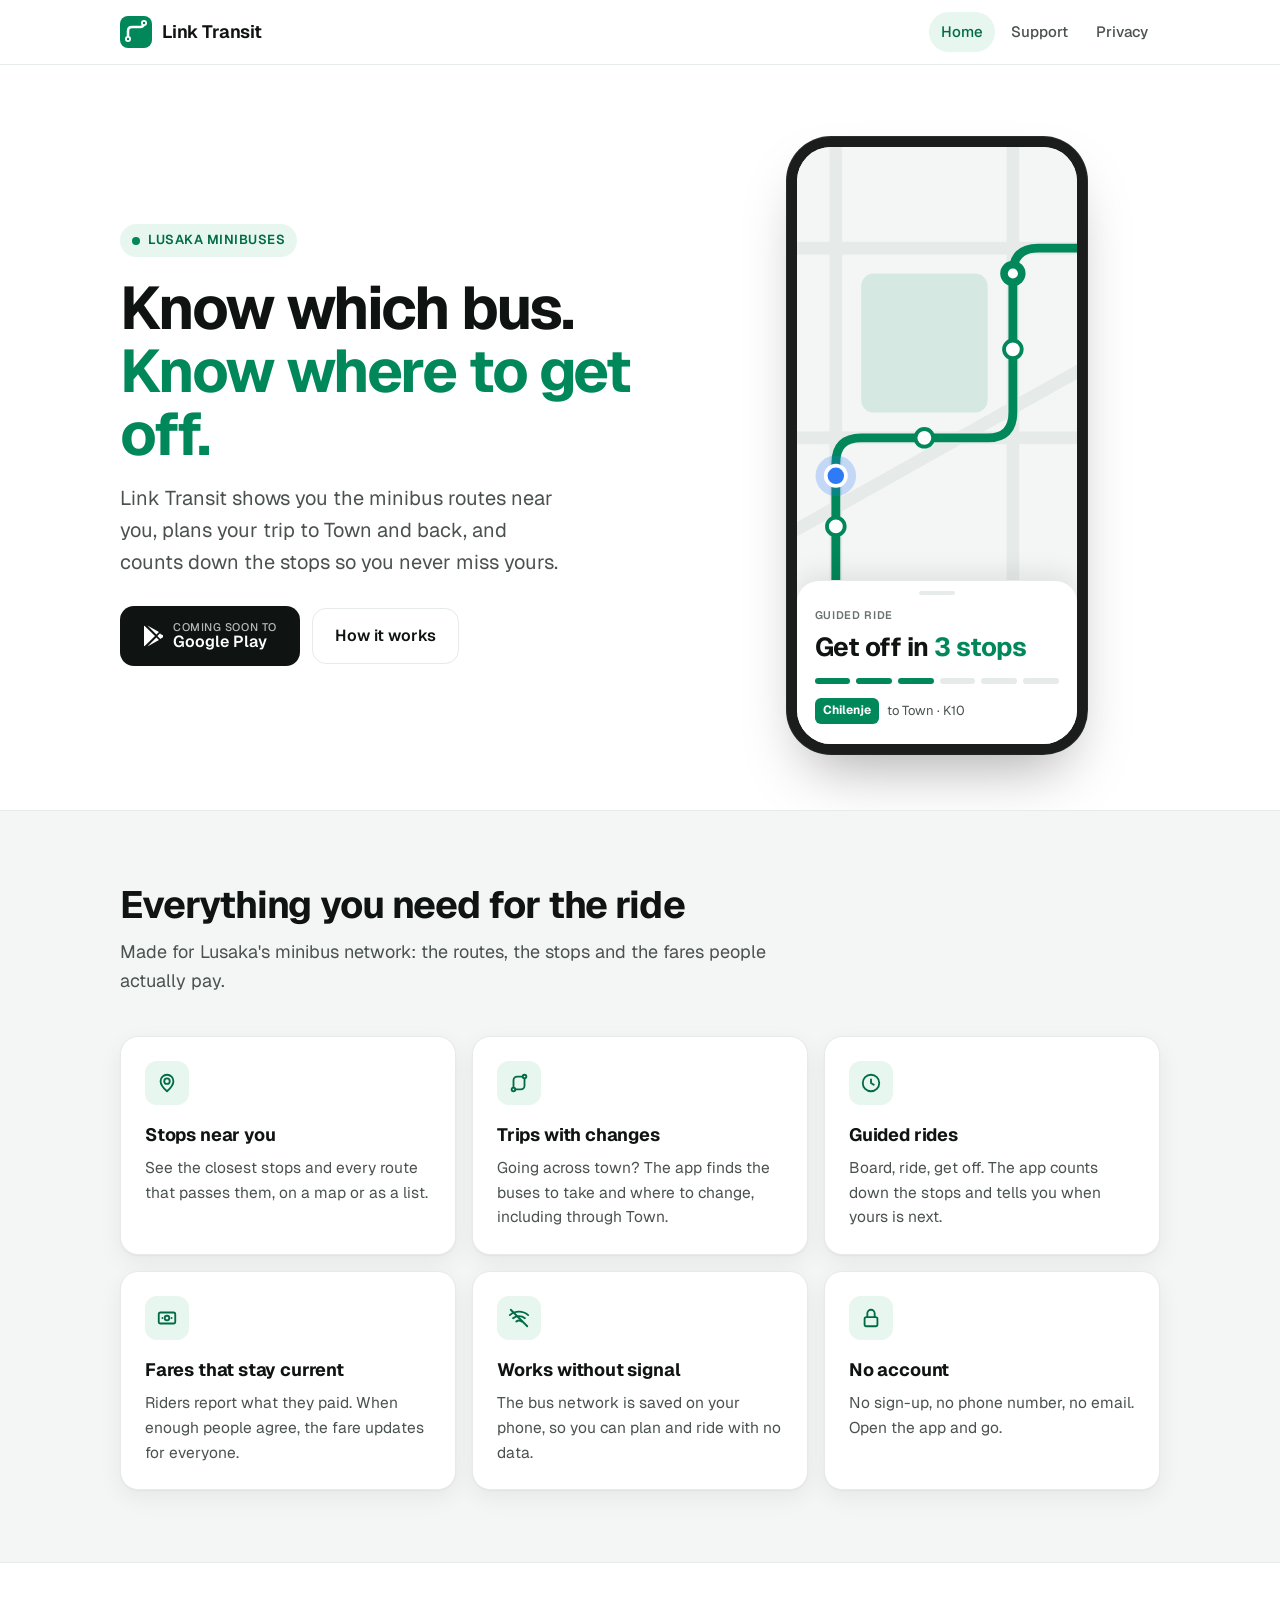
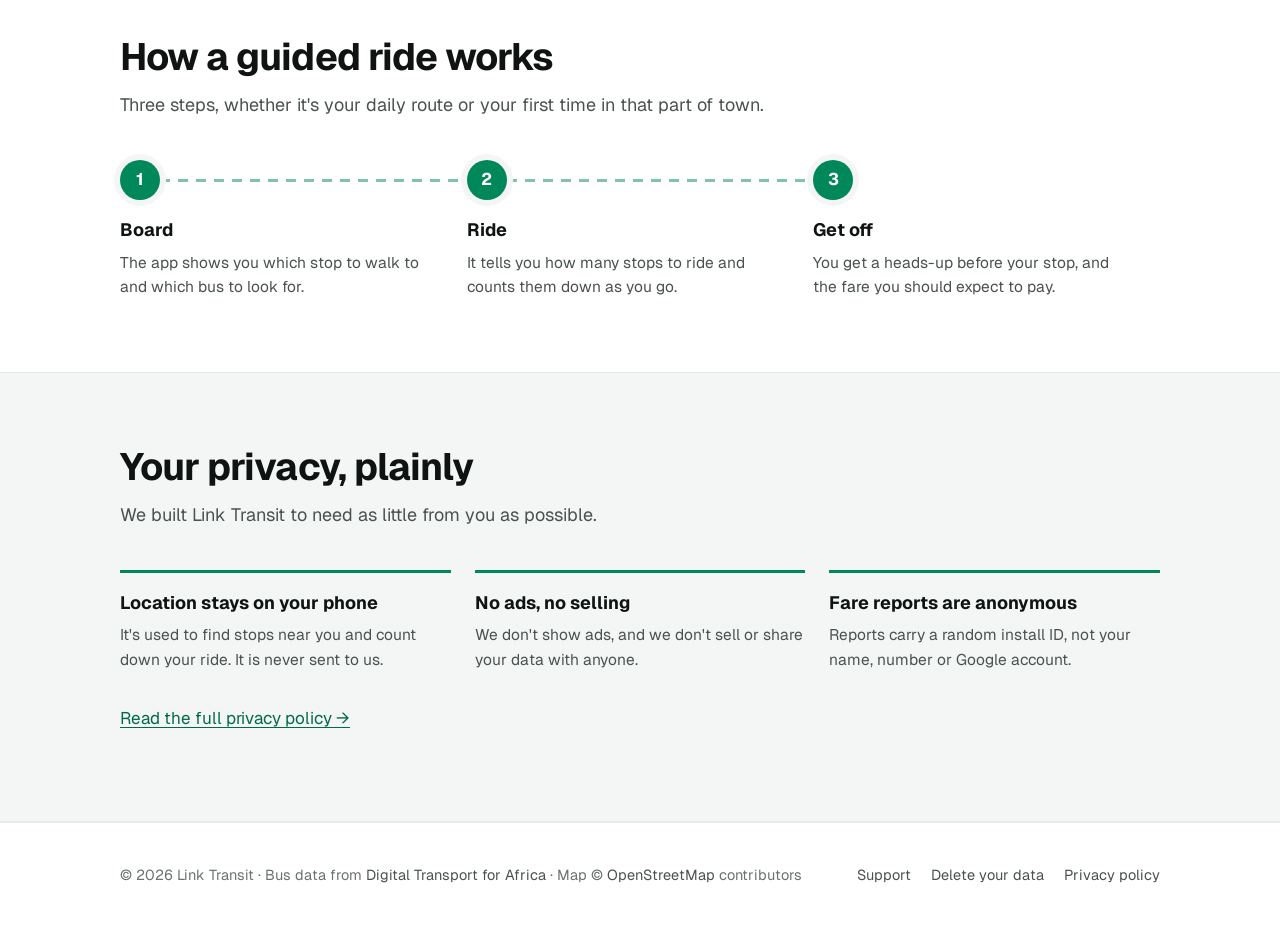
<file: index.html>
<!doctype html>
<html lang="en">
<head>
<meta charset="utf-8">
<meta name="viewport" content="width=device-width, initial-scale=1">
<title>Link Transit: minibuses in Lusaka</title>
<meta name="description" content="Find your minibus in Lusaka. Nearby stops, trip plans, guided rides that tell you when to get off, and fares kept up to date by riders.">
<meta name="theme-color" content="#00875A">
<meta property="og:title" content="Link Transit">
<meta property="og:description" content="Find your minibus in Lusaka. Know where to board, how many stops to ride and what to pay.">
<link rel="icon" href="favicon.svg" type="image/svg+xml">
<link rel="preconnect" href="https://fonts.googleapis.com">
<link rel="preconnect" href="https://fonts.gstatic.com" crossorigin>
<link href="https://fonts.googleapis.com/css2?family=Geist:wght@400;500;600;700&display=swap" rel="stylesheet">
<link rel="stylesheet" href="style.css">
</head>
<body>

<header class="site-header">
  <div class="wrap">
    <a class="brand" href="./" aria-label="Link Transit home">
      <svg viewBox="0 0 64 64" aria-hidden="true"><rect width="64" height="64" rx="16" fill="#00875A"/><path d="M16 46 L16 30 Q16 22 24 22 L40 22 Q48 22 48 14" fill="none" stroke="#fff" stroke-width="5" stroke-linecap="round" stroke-linejoin="round"/><circle cx="16" cy="46" r="6" fill="#fff"/><circle cx="16" cy="46" r="2.5" fill="#00875A"/><circle cx="48" cy="14" r="6" fill="#fff"/><circle cx="48" cy="14" r="2.5" fill="#00875A"/></svg>
      <span>Link Transit</span>
    </a>
    <nav class="nav" aria-label="Main">
      <a href="./" aria-current="page">Home</a>
      <a href="support.html">Support</a>
      <a href="privacy.html">Privacy</a>
    </nav>
  </div>
</header>

<main>
  <section class="hero">
    <div class="wrap">
      <div>
        <span class="eyebrow"><span class="pulse" aria-hidden="true"></span>Lusaka minibuses</span>
        <h1>Know which bus. <em>Know where to get off.</em></h1>
        <p class="lede">Link Transit shows you the minibus routes near you, plans your trip to Town and back, and counts down the stops so you never miss yours.</p>
        <div class="cta-row">
          <span class="btn btn-primary" aria-disabled="true">
            <svg width="20" height="22" viewBox="0 0 20 22" aria-hidden="true"><path fill="currentColor" d="M1 1.3v19.4c0 .4.4.6.7.4L12 11 1.7.9C1.4.7 1 .9 1 1.3Zm12.4 8.3 2.6-2.6L4.4.4l9 9.2Zm0 2.8-9 9.2L16 15l-2.6-2.6Zm3.9-4.4L14.4 11l2.9 2.9 3-1.7c.9-.5.9-1.4 0-1.9l-3-1.4Z"/></svg>
            <span><small>Coming soon to</small>Google Play</span>
          </span>
          <a class="btn btn-ghost" href="#how">How it works</a>
        </div>
      </div>

      <div class="phone" aria-label="The app guiding a ride: get off in 3 stops" role="img">
        <div class="screen">
          <div class="screen-map">
            <svg viewBox="0 0 280 360" preserveAspectRatio="xMidYMid slice" aria-hidden="true">
              <g stroke="var(--line)" stroke-width="10" fill="none" stroke-linecap="round">
                <path d="M-20 80 H300"/><path d="M-20 230 H300"/><path d="M60 -20 V400"/><path d="M200 -20 V400"/><path d="M-20 330 L300 150"/>
              </g>
              <rect x="80" y="100" width="100" height="110" rx="10" fill="color-mix(in srgb, var(--accent) 12%, transparent)"/>
              <path d="M60 360 V250 Q60 230 80 230 H180 Q200 230 200 210 V100 Q200 80 220 80 H300" fill="none" stroke="var(--accent)" stroke-width="7" stroke-linecap="round" stroke-linejoin="round"/>
              <g fill="var(--card)" stroke="var(--accent)" stroke-width="3">
                <circle cx="60" cy="300" r="7"/><circle cx="130" cy="230" r="7"/><circle cx="200" cy="160" r="7"/>
              </g>
              <circle cx="200" cy="100" r="10" fill="var(--accent)"/>
              <circle cx="200" cy="100" r="4" fill="var(--card)"/>
              <circle cx="60" cy="260" r="16" fill="color-mix(in srgb, var(--you) 25%, transparent)"/>
              <circle cx="60" cy="260" r="8" fill="var(--you)" stroke="#fff" stroke-width="3"/>
            </svg>
          </div>
          <div class="sheet">
            <div class="grab"></div>
            <div class="k">Guided ride</div>
            <div class="big">Get off in <b>3 stops</b></div>
            <div class="stops"><i></i><i></i><i></i><i class="todo"></i><i class="todo"></i><i class="todo"></i></div>
            <div class="chip-row"><span class="route-badge">Chilenje</span> to Town · K10</div>
          </div>
        </div>
      </div>
    </div>
  </section>

  <section class="alt">
    <div class="wrap">
      <h2>Everything you need for the ride</h2>
      <p class="section-lede">Made for Lusaka's minibus network: the routes, the stops and the fares people actually pay.</p>
      <div class="features">
        <article class="feature">
          <div class="icon"><svg viewBox="0 0 24 24" fill="none" stroke="currentColor" stroke-width="2" stroke-linecap="round" stroke-linejoin="round" aria-hidden="true"><circle cx="12" cy="10" r="3"/><path d="M12 21s-7-6.2-7-11a7 7 0 0 1 14 0c0 4.8-7 11-7 11Z"/></svg></div>
          <h3>Stops near you</h3>
          <p>See the closest stops and every route that passes them, on a map or as a list.</p>
        </article>
        <article class="feature">
          <div class="icon"><svg viewBox="0 0 24 24" fill="none" stroke="currentColor" stroke-width="2" stroke-linecap="round" stroke-linejoin="round" aria-hidden="true"><circle cx="6" cy="19" r="2"/><circle cx="18" cy="5" r="2"/><path d="M6 17V9a4 4 0 0 1 4-4h6"/><path d="M18 7v8a4 4 0 0 1-4 4H8"/></svg></div>
          <h3>Trips with changes</h3>
          <p>Going across town? The app finds the buses to take and where to change, including through Town.</p>
        </article>
        <article class="feature">
          <div class="icon"><svg viewBox="0 0 24 24" fill="none" stroke="currentColor" stroke-width="2" stroke-linecap="round" stroke-linejoin="round" aria-hidden="true"><path d="M12 8v4l3 2"/><circle cx="12" cy="12" r="9"/></svg></div>
          <h3>Guided rides</h3>
          <p>Board, ride, get off. The app counts down the stops and tells you when yours is next.</p>
        </article>
        <article class="feature">
          <div class="icon"><svg viewBox="0 0 24 24" fill="none" stroke="currentColor" stroke-width="2" stroke-linecap="round" stroke-linejoin="round" aria-hidden="true"><rect x="3" y="6" width="18" height="12" rx="2"/><circle cx="12" cy="12" r="2.5"/><path d="M7 12h.01M17 12h.01"/></svg></div>
          <h3>Fares that stay current</h3>
          <p>Riders report what they paid. When enough people agree, the fare updates for everyone.</p>
        </article>
        <article class="feature">
          <div class="icon"><svg viewBox="0 0 24 24" fill="none" stroke="currentColor" stroke-width="2" stroke-linecap="round" stroke-linejoin="round" aria-hidden="true"><path d="M2 8.8a15 15 0 0 1 20 0"/><path d="M5.5 12.3a10 10 0 0 1 13 0"/><path d="M9 15.8a5 5 0 0 1 6 0"/><path d="M3 3l18 18"/></svg></div>
          <h3>Works without signal</h3>
          <p>The bus network is saved on your phone, so you can plan and ride with no data.</p>
        </article>
        <article class="feature">
          <div class="icon"><svg viewBox="0 0 24 24" fill="none" stroke="currentColor" stroke-width="2" stroke-linecap="round" stroke-linejoin="round" aria-hidden="true"><rect x="5" y="11" width="14" height="10" rx="2"/><path d="M8 11V7a4 4 0 0 1 8 0v4"/></svg></div>
          <h3>No account</h3>
          <p>No sign-up, no phone number, no email. Open the app and go.</p>
        </article>
      </div>
    </div>
  </section>

  <section id="how">
    <div class="wrap">
      <h2>How a guided ride works</h2>
      <p class="section-lede">Three steps, whether it's your daily route or your first time in that part of town.</p>
      <div class="steps">
        <div class="step"><h3>Board</h3><p>The app shows you which stop to walk to and which bus to look for.</p></div>
        <div class="step"><h3>Ride</h3><p>It tells you how many stops to ride and counts them down as you go.</p></div>
        <div class="step"><h3>Get off</h3><p>You get a heads-up before your stop, and the fare you should expect to pay.</p></div>
      </div>
    </div>
  </section>

  <section class="alt">
    <div class="wrap">
      <h2>Your privacy, plainly</h2>
      <p class="section-lede">We built Link Transit to need as little from you as possible.</p>
      <div class="promise">
        <div><h3>Location stays on your phone</h3><p>It's used to find stops near you and count down your ride. It is never sent to us.</p></div>
        <div><h3>No ads, no selling</h3><p>We don't show ads, and we don't sell or share your data with anyone.</p></div>
        <div><h3>Fare reports are anonymous</h3><p>Reports carry a random install ID, not your name, number or Google account.</p></div>
      </div>
      <p style="margin-top:32px"><a href="privacy.html">Read the full privacy policy →</a></p>
    </div>
  </section>
</main>

<footer class="site-footer">
  <div class="wrap">
    <p>© 2026 Link Transit · Bus data from <a href="https://www.digitaltransport4africa.org/" rel="noopener">Digital Transport for Africa</a> · Map © <a href="https://www.openstreetmap.org/copyright" rel="noopener">OpenStreetMap</a> contributors</p>
    <nav aria-label="Footer">
      <a href="support.html">Support</a>
      <a href="support.html#delete">Delete your data</a>
      <a href="privacy.html">Privacy policy</a>
    </nav>
  </div>
</footer>

</body>
</html>
</file>
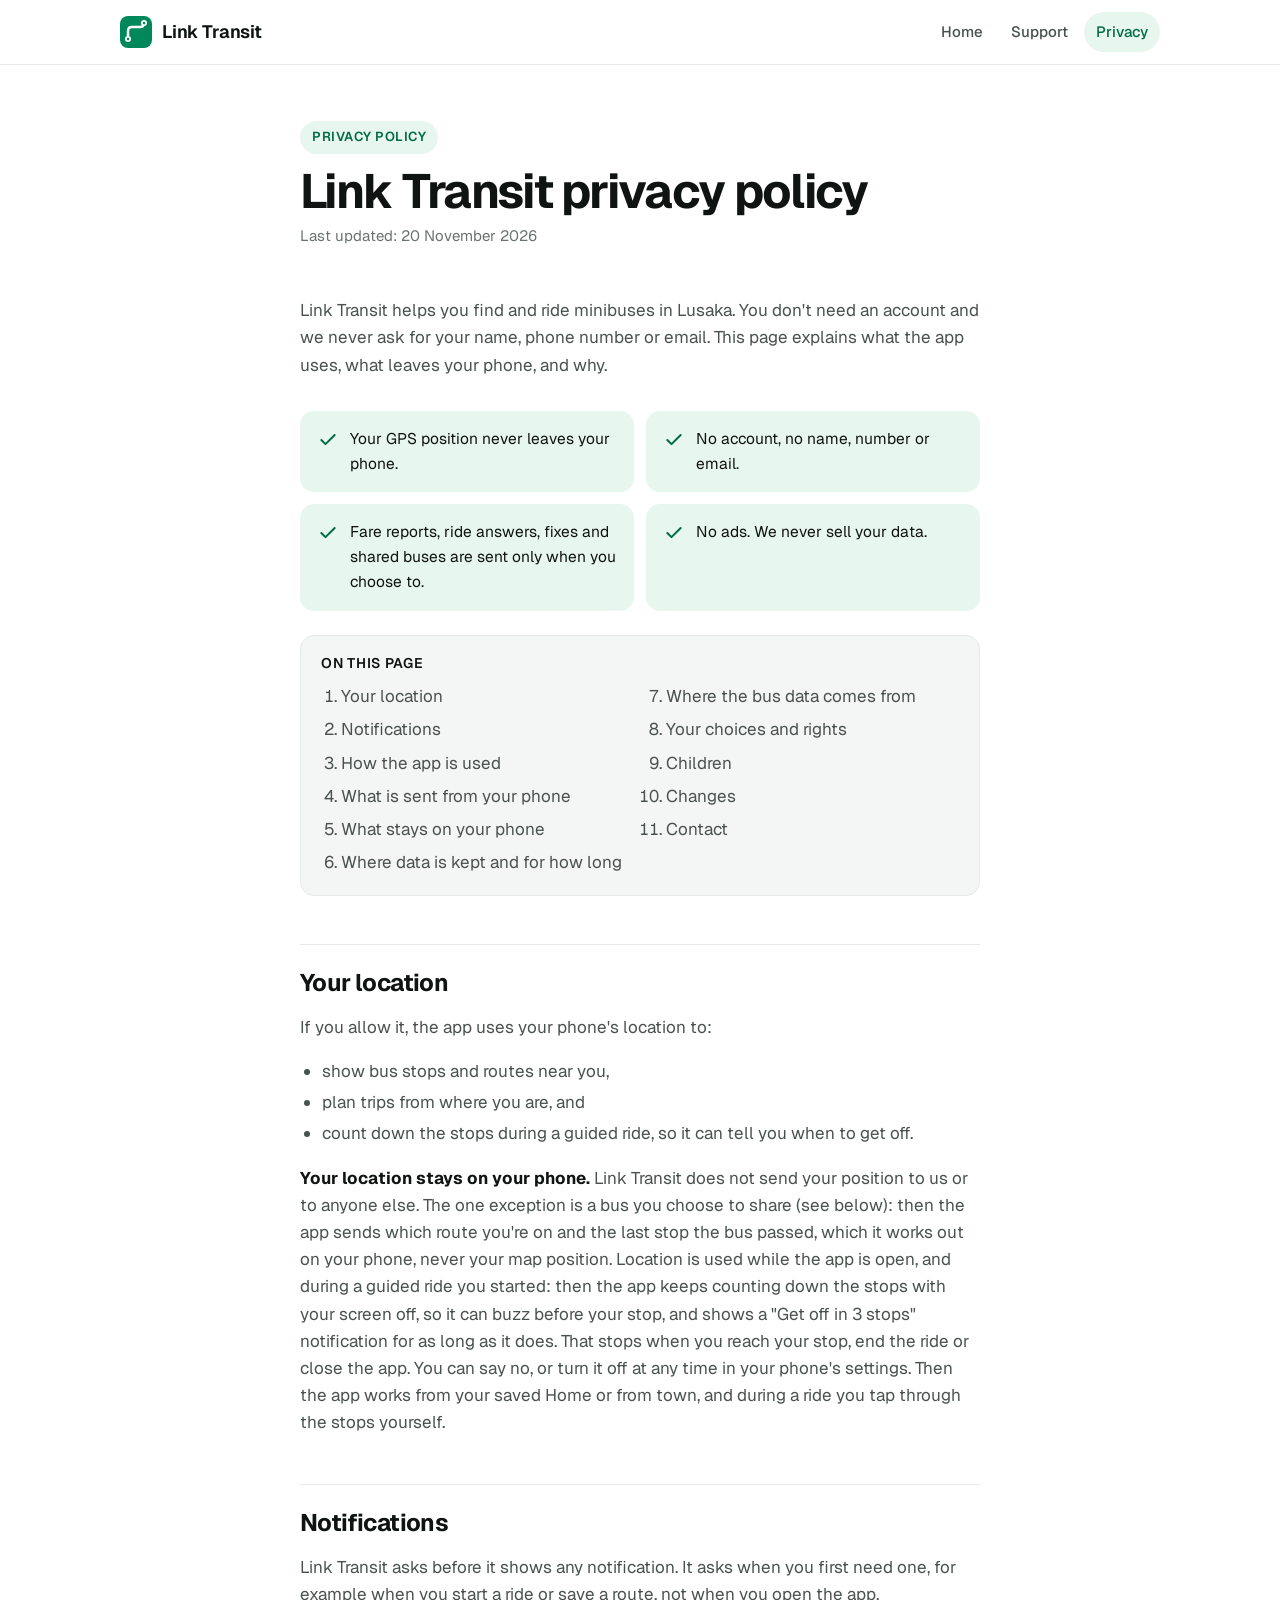
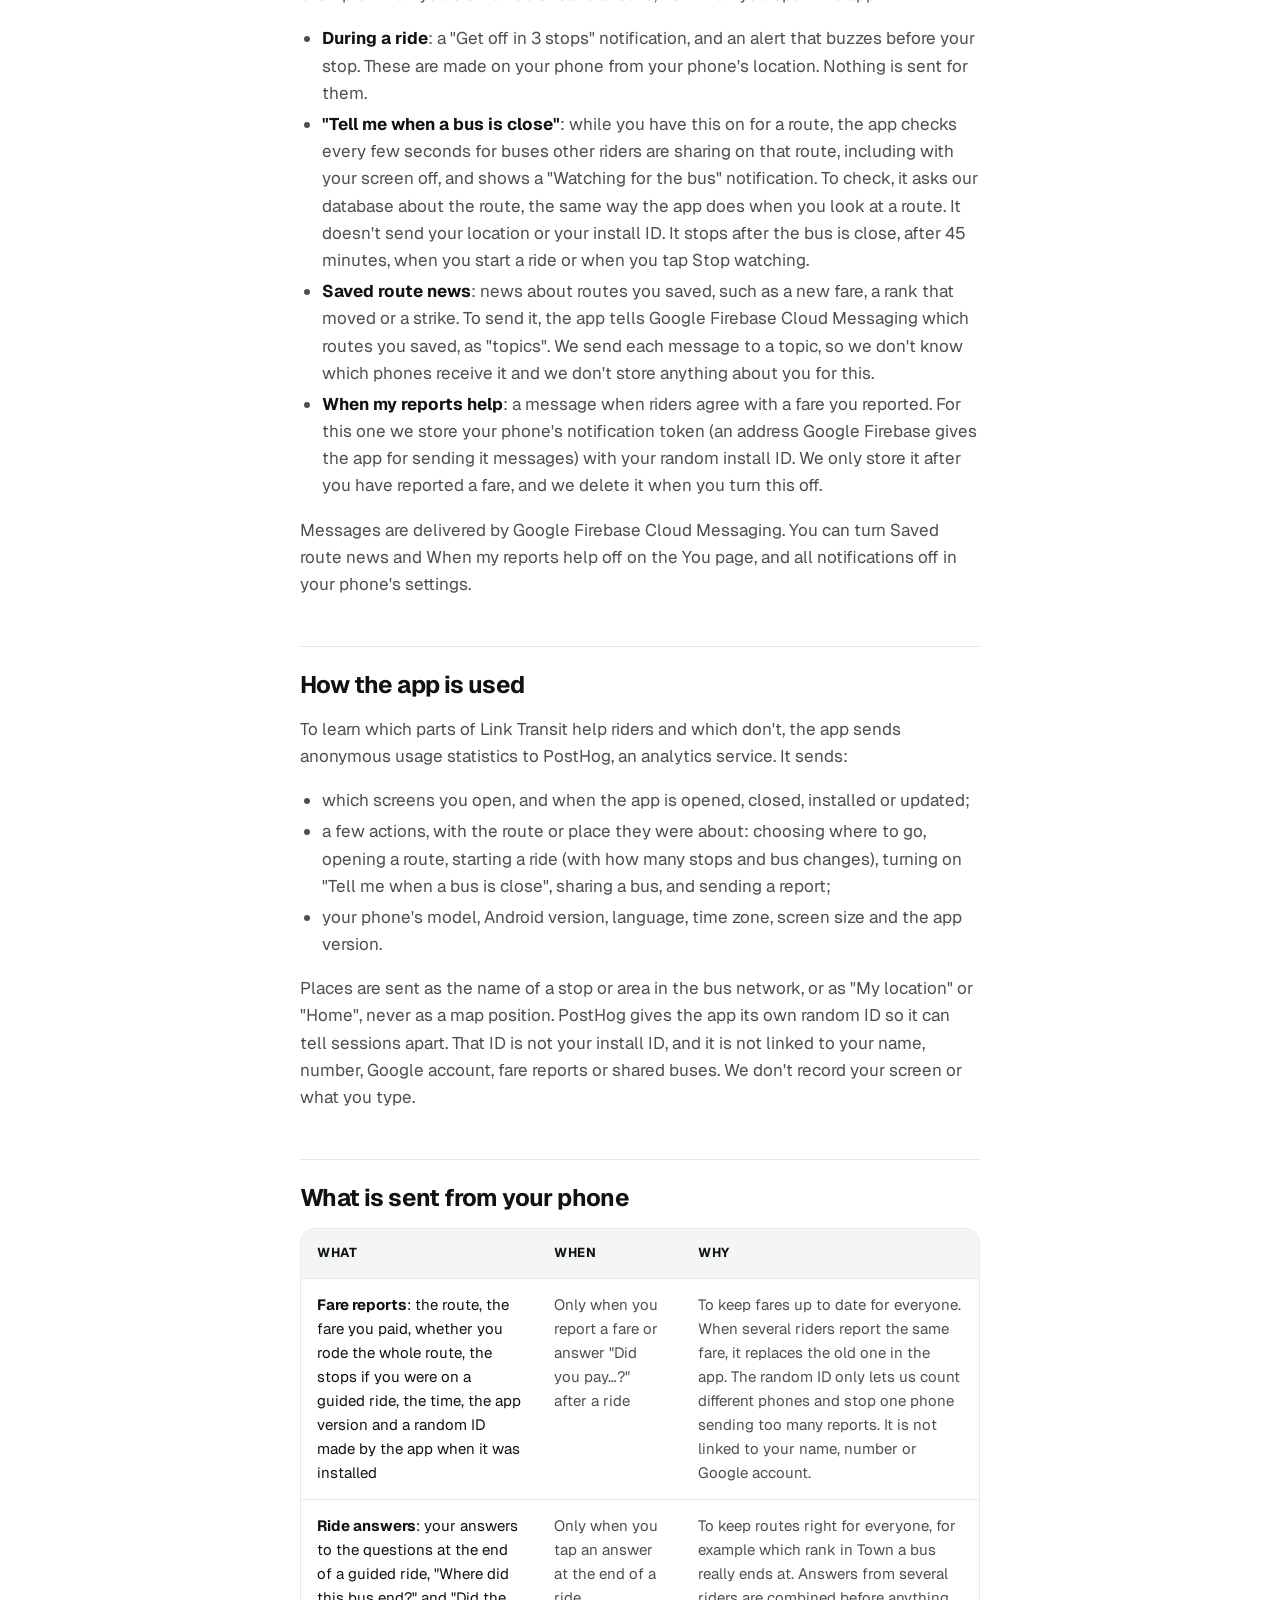
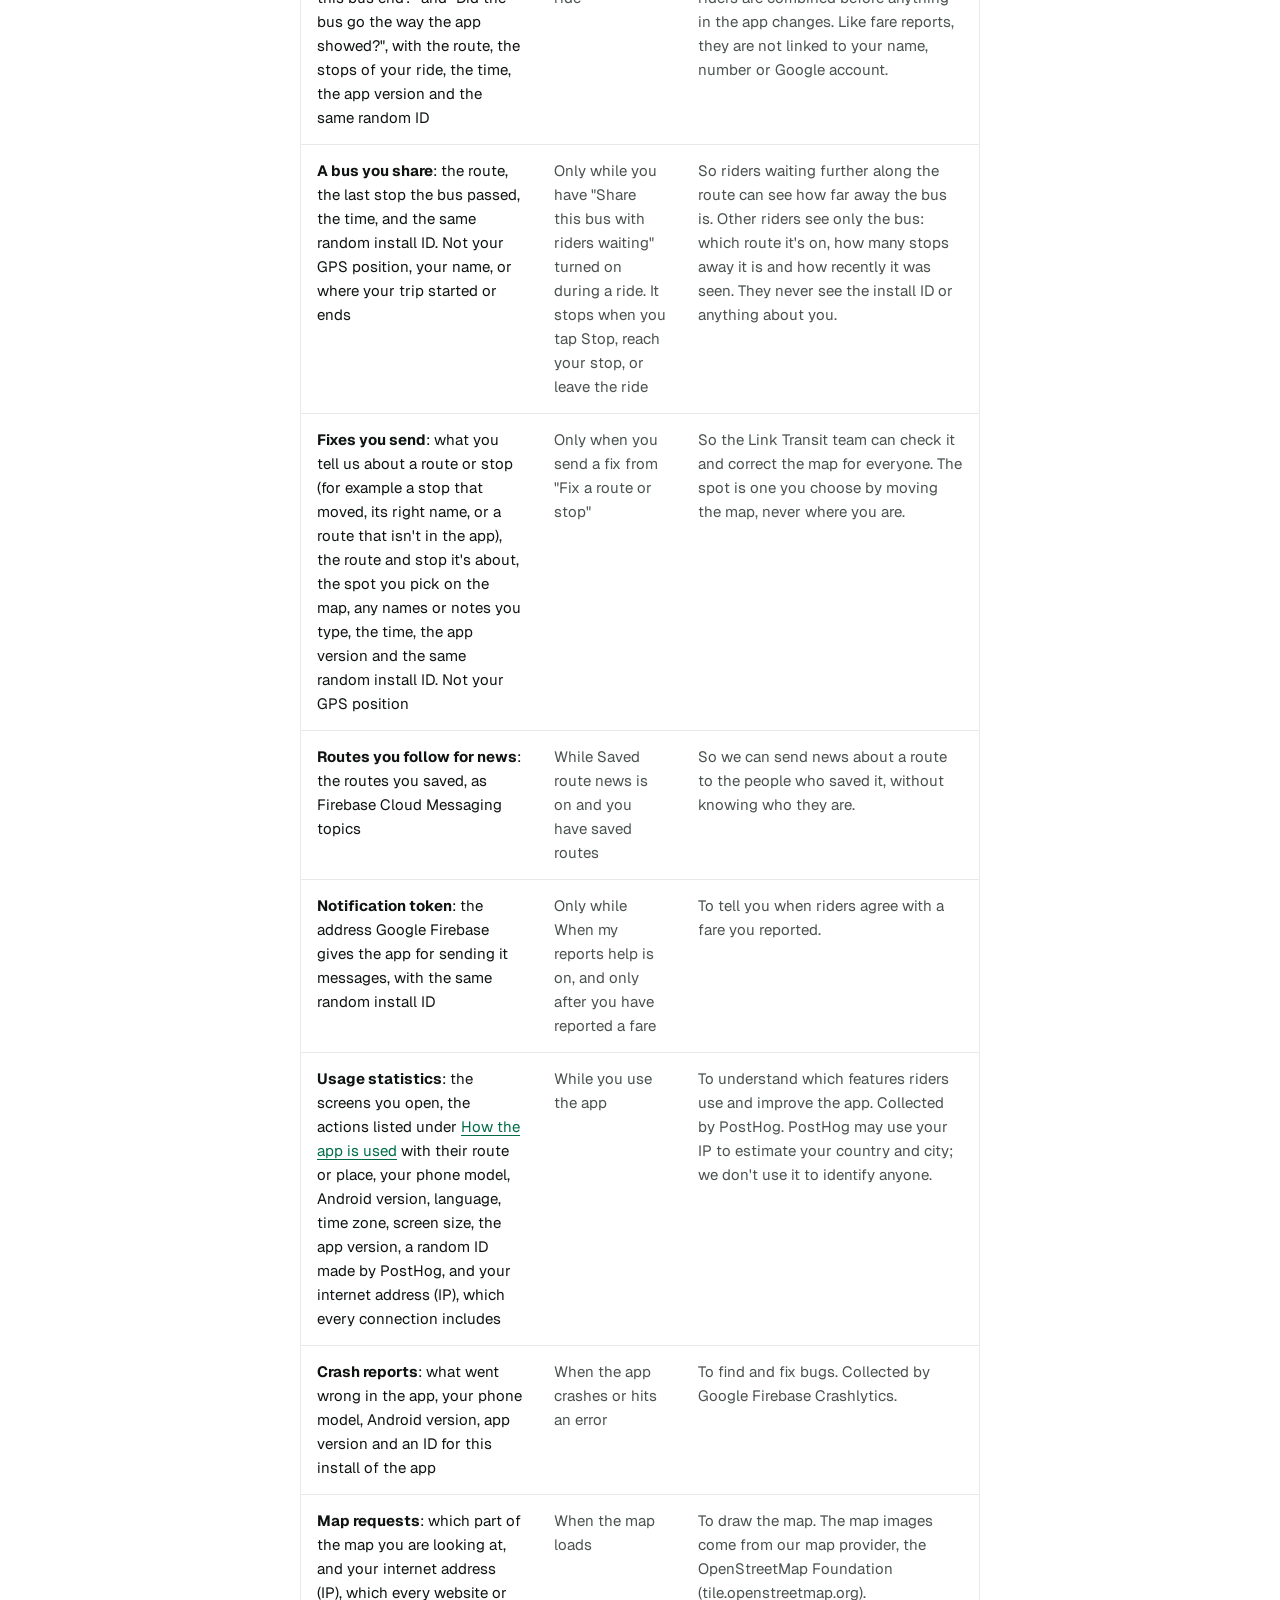
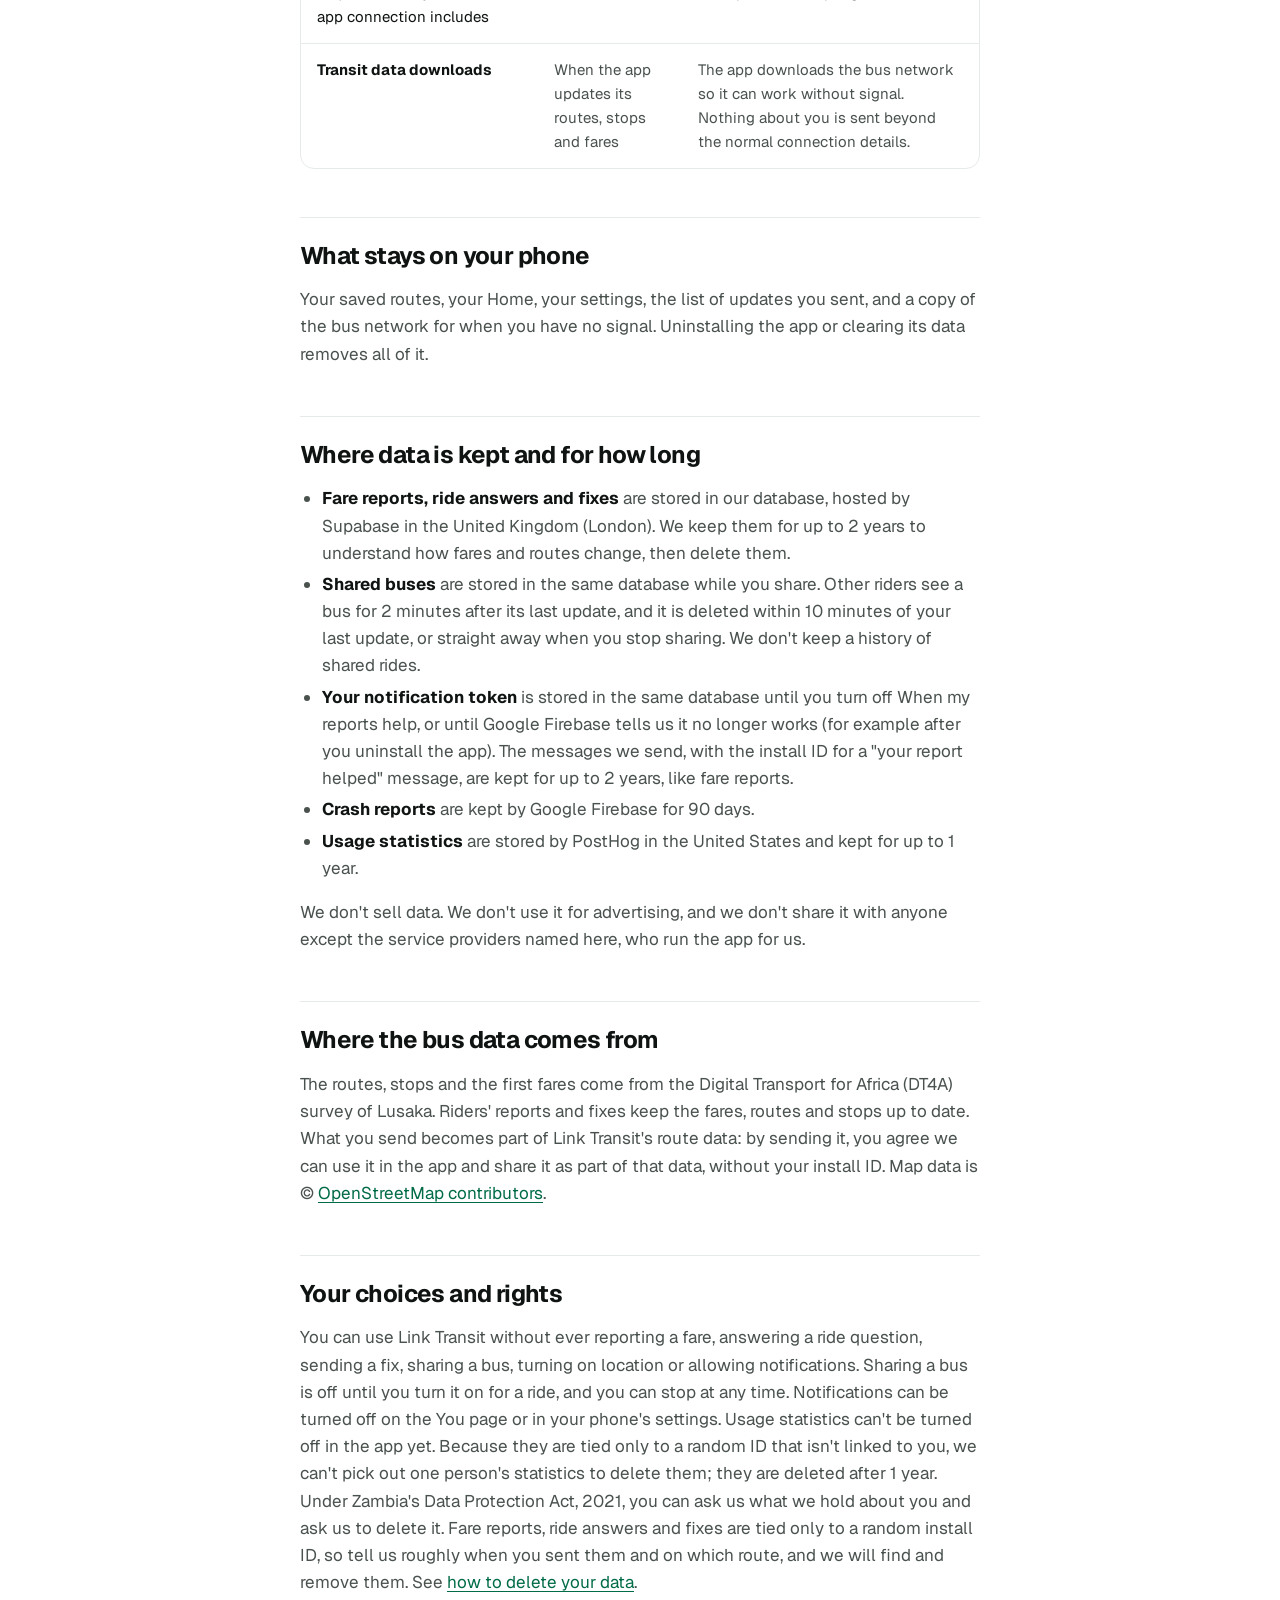
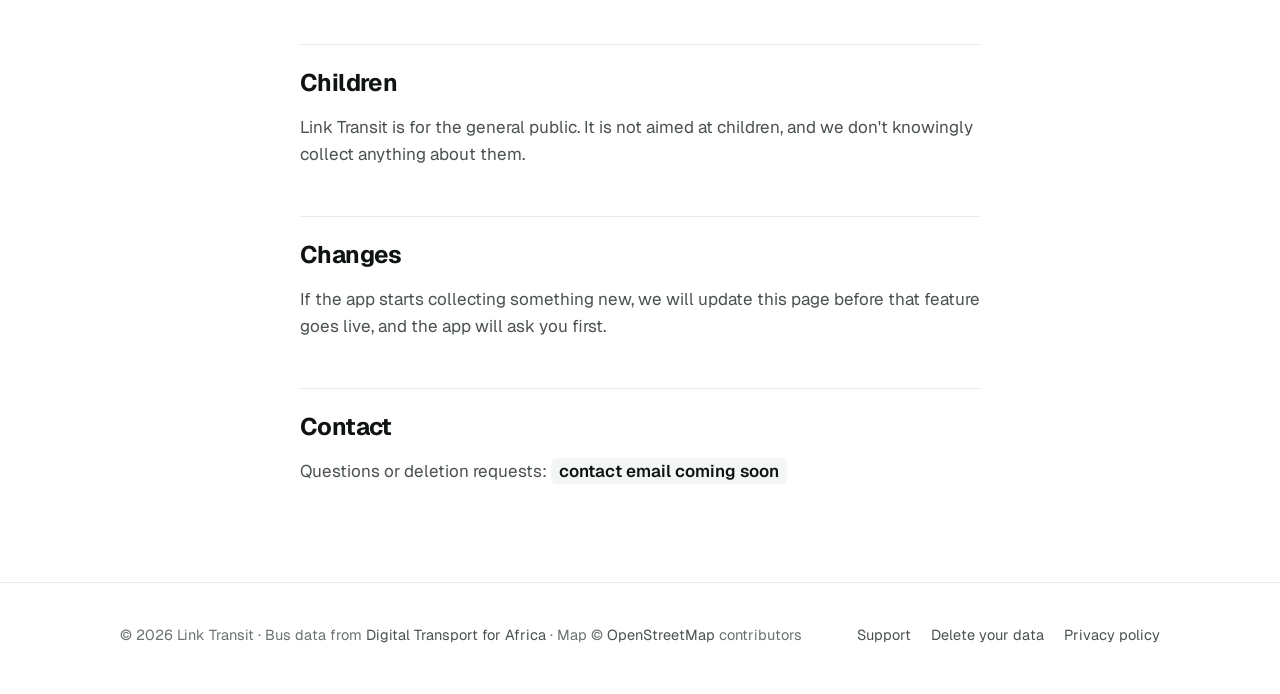
<file: privacy.html>
<!doctype html>
<html lang="en">
<head>
<meta charset="utf-8">
<meta name="viewport" content="width=device-width, initial-scale=1">
<title>Privacy Policy · Link Transit</title>
<meta name="description" content="What the Link Transit app uses, what leaves your phone, and why.">
<meta name="theme-color" content="#00875A">
<link rel="icon" href="favicon.svg" type="image/svg+xml">
<link rel="preconnect" href="https://fonts.googleapis.com">
<link rel="preconnect" href="https://fonts.gstatic.com" crossorigin>
<link href="https://fonts.googleapis.com/css2?family=Geist:wght@400;500;600;700&display=swap" rel="stylesheet">
<link rel="stylesheet" href="style.css">
</head>
<body>

<header class="site-header">
  <div class="wrap">
    <a class="brand" href="./" aria-label="Link Transit home">
      <svg viewBox="0 0 64 64" aria-hidden="true"><rect width="64" height="64" rx="16" fill="#00875A"/><path d="M16 46 L16 30 Q16 22 24 22 L40 22 Q48 22 48 14" fill="none" stroke="#fff" stroke-width="5" stroke-linecap="round" stroke-linejoin="round"/><circle cx="16" cy="46" r="6" fill="#fff"/><circle cx="16" cy="46" r="2.5" fill="#00875A"/><circle cx="48" cy="14" r="6" fill="#fff"/><circle cx="48" cy="14" r="2.5" fill="#00875A"/></svg>
      <span>Link Transit</span>
    </a>
    <nav class="nav" aria-label="Main">
      <a href="./">Home</a>
      <a href="support.html">Support</a>
      <a href="privacy.html" aria-current="page">Privacy</a>
    </nav>
  </div>
</header>

<main class="wrap narrow">
  <div class="doc-hero">
    <span class="eyebrow">Privacy policy</span>
    <h1>Link Transit privacy policy</h1>
    <p class="meta">Last updated: 20 November 2026</p>
  </div>

  <article class="doc">
    <p>Link Transit helps you find and ride minibuses in Lusaka. You don't need an account and we never ask for your name, phone number or email. This page explains what the app uses, what leaves your phone, and why.</p>

    <div class="summary" aria-label="Summary">
      <div><svg viewBox="0 0 24 24" fill="none" stroke="currentColor" stroke-width="2.4" stroke-linecap="round" stroke-linejoin="round" aria-hidden="true"><path d="M20 6 9 17l-5-5"/></svg><span>Your GPS position never leaves your phone.</span></div>
      <div><svg viewBox="0 0 24 24" fill="none" stroke="currentColor" stroke-width="2.4" stroke-linecap="round" stroke-linejoin="round" aria-hidden="true"><path d="M20 6 9 17l-5-5"/></svg><span>No account, no name, number or email.</span></div>
      <div><svg viewBox="0 0 24 24" fill="none" stroke="currentColor" stroke-width="2.4" stroke-linecap="round" stroke-linejoin="round" aria-hidden="true"><path d="M20 6 9 17l-5-5"/></svg><span>Fare reports, ride answers, fixes and shared buses are sent only when you choose to.</span></div>
      <div><svg viewBox="0 0 24 24" fill="none" stroke="currentColor" stroke-width="2.4" stroke-linecap="round" stroke-linejoin="round" aria-hidden="true"><path d="M20 6 9 17l-5-5"/></svg><span>No ads. We never sell your data.</span></div>
    </div>

    <nav class="toc" aria-label="On this page">
      <p>On this page</p>
      <ol>
        <li><a href="#location">Your location</a></li>
        <li><a href="#notifications">Notifications</a></li>
        <li><a href="#analytics">How the app is used</a></li>
        <li><a href="#sent">What is sent from your phone</a></li>
        <li><a href="#on-phone">What stays on your phone</a></li>
        <li><a href="#storage">Where data is kept and for how long</a></li>
        <li><a href="#sources">Where the bus data comes from</a></li>
        <li><a href="#rights">Your choices and rights</a></li>
        <li><a href="#children">Children</a></li>
        <li><a href="#changes">Changes</a></li>
        <li><a href="#contact">Contact</a></li>
      </ol>
    </nav>

    <h2 id="location">Your location</h2>
    <p>If you allow it, the app uses your phone's location to:</p>
    <ul>
      <li>show bus stops and routes near you,</li>
      <li>plan trips from where you are, and</li>
      <li>count down the stops during a guided ride, so it can tell you when to get off.</li>
    </ul>
    <p><strong>Your location stays on your phone.</strong> Link Transit does not send your position to us or to anyone else. The one exception is a bus you choose to share (see below): then the app sends which route you're on and the last stop the bus passed, which it works out on your phone, never your map position. Location is used while the app is open, and during a guided ride you started: then the app keeps counting down the stops with your screen off, so it can buzz before your stop, and shows a "Get off in 3 stops" notification for as long as it does. That stops when you reach your stop, end the ride or close the app. You can say no, or turn it off at any time in your phone's settings. Then the app works from your saved Home or from town, and during a ride you tap through the stops yourself.</p>

    <h2 id="notifications">Notifications</h2>
    <p>Link Transit asks before it shows any notification. It asks when you first need one, for example when you start a ride or save a route, not when you open the app.</p>
    <ul>
      <li><strong>During a ride</strong>: a "Get off in 3 stops" notification, and an alert that buzzes before your stop. These are made on your phone from your phone's location. Nothing is sent for them.</li>
      <li><strong>"Tell me when a bus is close"</strong>: while you have this on for a route, the app checks every few seconds for buses other riders are sharing on that route, including with your screen off, and shows a "Watching for the bus" notification. To check, it asks our database about the route, the same way the app does when you look at a route. It doesn't send your location or your install ID. It stops after the bus is close, after 45 minutes, when you start a ride or when you tap Stop watching.</li>
      <li><strong>Saved route news</strong>: news about routes you saved, such as a new fare, a rank that moved or a strike. To send it, the app tells Google Firebase Cloud Messaging which routes you saved, as "topics". We send each message to a topic, so we don't know which phones receive it and we don't store anything about you for this.</li>
      <li><strong>When my reports help</strong>: a message when riders agree with a fare you reported. For this one we store your phone's notification token (an address Google Firebase gives the app for sending it messages) with your random install ID. We only store it after you have reported a fare, and we delete it when you turn this off.</li>
    </ul>
    <p>Messages are delivered by Google Firebase Cloud Messaging. You can turn Saved route news and When my reports help off on the You page, and all notifications off in your phone's settings.</p>

    <h2 id="analytics">How the app is used</h2>
    <p>To learn which parts of Link Transit help riders and which don't, the app sends anonymous usage statistics to PostHog, an analytics service. It sends:</p>
    <ul>
      <li>which screens you open, and when the app is opened, closed, installed or updated;</li>
      <li>a few actions, with the route or place they were about: choosing where to go, opening a route, starting a ride (with how many stops and bus changes), turning on "Tell me when a bus is close", sharing a bus, and sending a report;</li>
      <li>your phone's model, Android version, language, time zone, screen size and the app version.</li>
    </ul>
    <p>Places are sent as the name of a stop or area in the bus network, or as "My location" or "Home", never as a map position. PostHog gives the app its own random ID so it can tell sessions apart. That ID is not your install ID, and it is not linked to your name, number, Google account, fare reports or shared buses. We don't record your screen or what you type.</p>

    <h2 id="sent">What is sent from your phone</h2>
    <div class="table-wrap">
      <table>
        <thead><tr><th>What</th><th>When</th><th>Why</th></tr></thead>
        <tbody>
          <tr>
            <td><strong>Fare reports</strong>: the route, the fare you paid, whether you rode the whole route, the stops if you were on a guided ride, the time, the app version and a random ID made by the app when it was installed</td>
            <td>Only when you report a fare or answer "Did you pay…?" after a ride</td>
            <td>To keep fares up to date for everyone. When several riders report the same fare, it replaces the old one in the app. The random ID only lets us count different phones and stop one phone sending too many reports. It is not linked to your name, number or Google account.</td>
          </tr>
          <tr>
            <td><strong>Ride answers</strong>: your answers to the questions at the end of a guided ride, "Where did this bus end?" and "Did the bus go the way the app showed?", with the route, the stops of your ride, the time, the app version and the same random ID</td>
            <td>Only when you tap an answer at the end of a ride</td>
            <td>To keep routes right for everyone, for example which rank in Town a bus really ends at. Answers from several riders are combined before anything in the app changes. Like fare reports, they are not linked to your name, number or Google account.</td>
          </tr>
          <tr>
            <td><strong>A bus you share</strong>: the route, the last stop the bus passed, the time, and the same random install ID. Not your GPS position, your name, or where your trip started or ends</td>
            <td>Only while you have "Share this bus with riders waiting" turned on during a ride. It stops when you tap Stop, reach your stop, or leave the ride</td>
            <td>So riders waiting further along the route can see how far away the bus is. Other riders see only the bus: which route it's on, how many stops away it is and how recently it was seen. They never see the install ID or anything about you.</td>
          </tr>
          <tr>
            <td><strong>Fixes you send</strong>: what you tell us about a route or stop (for example a stop that moved, its right name, or a route that isn't in the app), the route and stop it's about, the spot you pick on the map, any names or notes you type, the time, the app version and the same random install ID. Not your GPS position</td>
            <td>Only when you send a fix from "Fix a route or stop"</td>
            <td>So the Link Transit team can check it and correct the map for everyone. The spot is one you choose by moving the map, never where you are.</td>
          </tr>
          <tr>
            <td><strong>Routes you follow for news</strong>: the routes you saved, as Firebase Cloud Messaging topics</td>
            <td>While Saved route news is on and you have saved routes</td>
            <td>So we can send news about a route to the people who saved it, without knowing who they are.</td>
          </tr>
          <tr>
            <td><strong>Notification token</strong>: the address Google Firebase gives the app for sending it messages, with the same random install ID</td>
            <td>Only while When my reports help is on, and only after you have reported a fare</td>
            <td>To tell you when riders agree with a fare you reported.</td>
          </tr>
          <tr>
            <td><strong>Usage statistics</strong>: the screens you open, the actions listed under <a href="#analytics">How the app is used</a> with their route or place, your phone model, Android version, language, time zone, screen size, the app version, a random ID made by PostHog, and your internet address (IP), which every connection includes</td>
            <td>While you use the app</td>
            <td>To understand which features riders use and improve the app. Collected by PostHog. PostHog may use your IP to estimate your country and city; we don't use it to identify anyone.</td>
          </tr>
          <tr>
            <td><strong>Crash reports</strong>: what went wrong in the app, your phone model, Android version, app version and an ID for this install of the app</td>
            <td>When the app crashes or hits an error</td>
            <td>To find and fix bugs. Collected by Google Firebase Crashlytics.</td>
          </tr>
          <tr>
            <td><strong>Map requests</strong>: which part of the map you are looking at, and your internet address (IP), which every website or app connection includes</td>
            <td>When the map loads</td>
            <td>To draw the map. The map images come from our map provider, the OpenStreetMap Foundation (tile.openstreetmap.org).</td>
          </tr>
          <tr>
            <td><strong>Transit data downloads</strong></td>
            <td>When the app updates its routes, stops and fares</td>
            <td>The app downloads the bus network so it can work without signal. Nothing about you is sent beyond the normal connection details.</td>
          </tr>
        </tbody>
      </table>
    </div>

    <h2 id="on-phone">What stays on your phone</h2>
    <p>Your saved routes, your Home, your settings, the list of updates you sent, and a copy of the bus network for when you have no signal. Uninstalling the app or clearing its data removes all of it.</p>

    <h2 id="storage">Where data is kept and for how long</h2>
    <ul>
      <li><strong>Fare reports, ride answers and fixes</strong> are stored in our database, hosted by Supabase in the United Kingdom (London). We keep them for up to 2 years to understand how fares and routes change, then delete them.</li>
      <li><strong>Shared buses</strong> are stored in the same database while you share. Other riders see a bus for 2 minutes after its last update, and it is deleted within 10 minutes of your last update, or straight away when you stop sharing. We don't keep a history of shared rides.</li>
      <li><strong>Your notification token</strong> is stored in the same database until you turn off When my reports help, or until Google Firebase tells us it no longer works (for example after you uninstall the app). The messages we send, with the install ID for a "your report helped" message, are kept for up to 2 years, like fare reports.</li>
      <li><strong>Crash reports</strong> are kept by Google Firebase for 90 days.</li>
      <li><strong>Usage statistics</strong> are stored by PostHog in the United States and kept for up to 1 year.</li>
    </ul>
    <p>We don't sell data. We don't use it for advertising, and we don't share it with anyone except the service providers named here, who run the app for us.</p>

    <h2 id="sources">Where the bus data comes from</h2>
    <p>The routes, stops and the first fares come from the Digital Transport for Africa (DT4A) survey of Lusaka. Riders' reports and fixes keep the fares, routes and stops up to date. What you send becomes part of Link Transit's route data: by sending it, you agree we can use it in the app and share it as part of that data, without your install ID. Map data is © <a href="https://www.openstreetmap.org/copyright" rel="noopener">OpenStreetMap contributors</a>.</p>

    <h2 id="rights">Your choices and rights</h2>
    <p>You can use Link Transit without ever reporting a fare, answering a ride question, sending a fix, sharing a bus, turning on location or allowing notifications. Sharing a bus is off until you turn it on for a ride, and you can stop at any time. Notifications can be turned off on the You page or in your phone's settings. Usage statistics can't be turned off in the app yet. Because they are tied only to a random ID that isn't linked to you, we can't pick out one person's statistics to delete them; they are deleted after 1 year. Under Zambia's Data Protection Act, 2021, you can ask us what we hold about you and ask us to delete it. Fare reports, ride answers and fixes are tied only to a random install ID, so tell us roughly when you sent them and on which route, and we will find and remove them. See <a href="support.html#delete">how to delete your data</a>.</p>

    <h2 id="children">Children</h2>
    <p>Link Transit is for the general public. It is not aimed at children, and we don't knowingly collect anything about them.</p>

    <h2 id="changes">Changes</h2>
    <p>If the app starts collecting something new, we will update this page before that feature goes live, and the app will ask you first.</p>

    <h2 id="contact">Contact</h2>
    <!-- CONTACT-EMAIL: replace the span below with <a href="mailto:you@example.com">you@example.com</a> -->
    <p>Questions or deletion requests: <span class="email-pending">contact email coming soon</span></p>
  </article>
</main>

<footer class="site-footer">
  <div class="wrap">
    <p>© 2026 Link Transit · Bus data from <a href="https://www.digitaltransport4africa.org/" rel="noopener">Digital Transport for Africa</a> · Map © <a href="https://www.openstreetmap.org/copyright" rel="noopener">OpenStreetMap</a> contributors</p>
    <nav aria-label="Footer">
      <a href="support.html">Support</a>
      <a href="support.html#delete">Delete your data</a>
      <a href="privacy.html">Privacy policy</a>
    </nav>
  </div>
</footer>

</body>
</html>
</file>
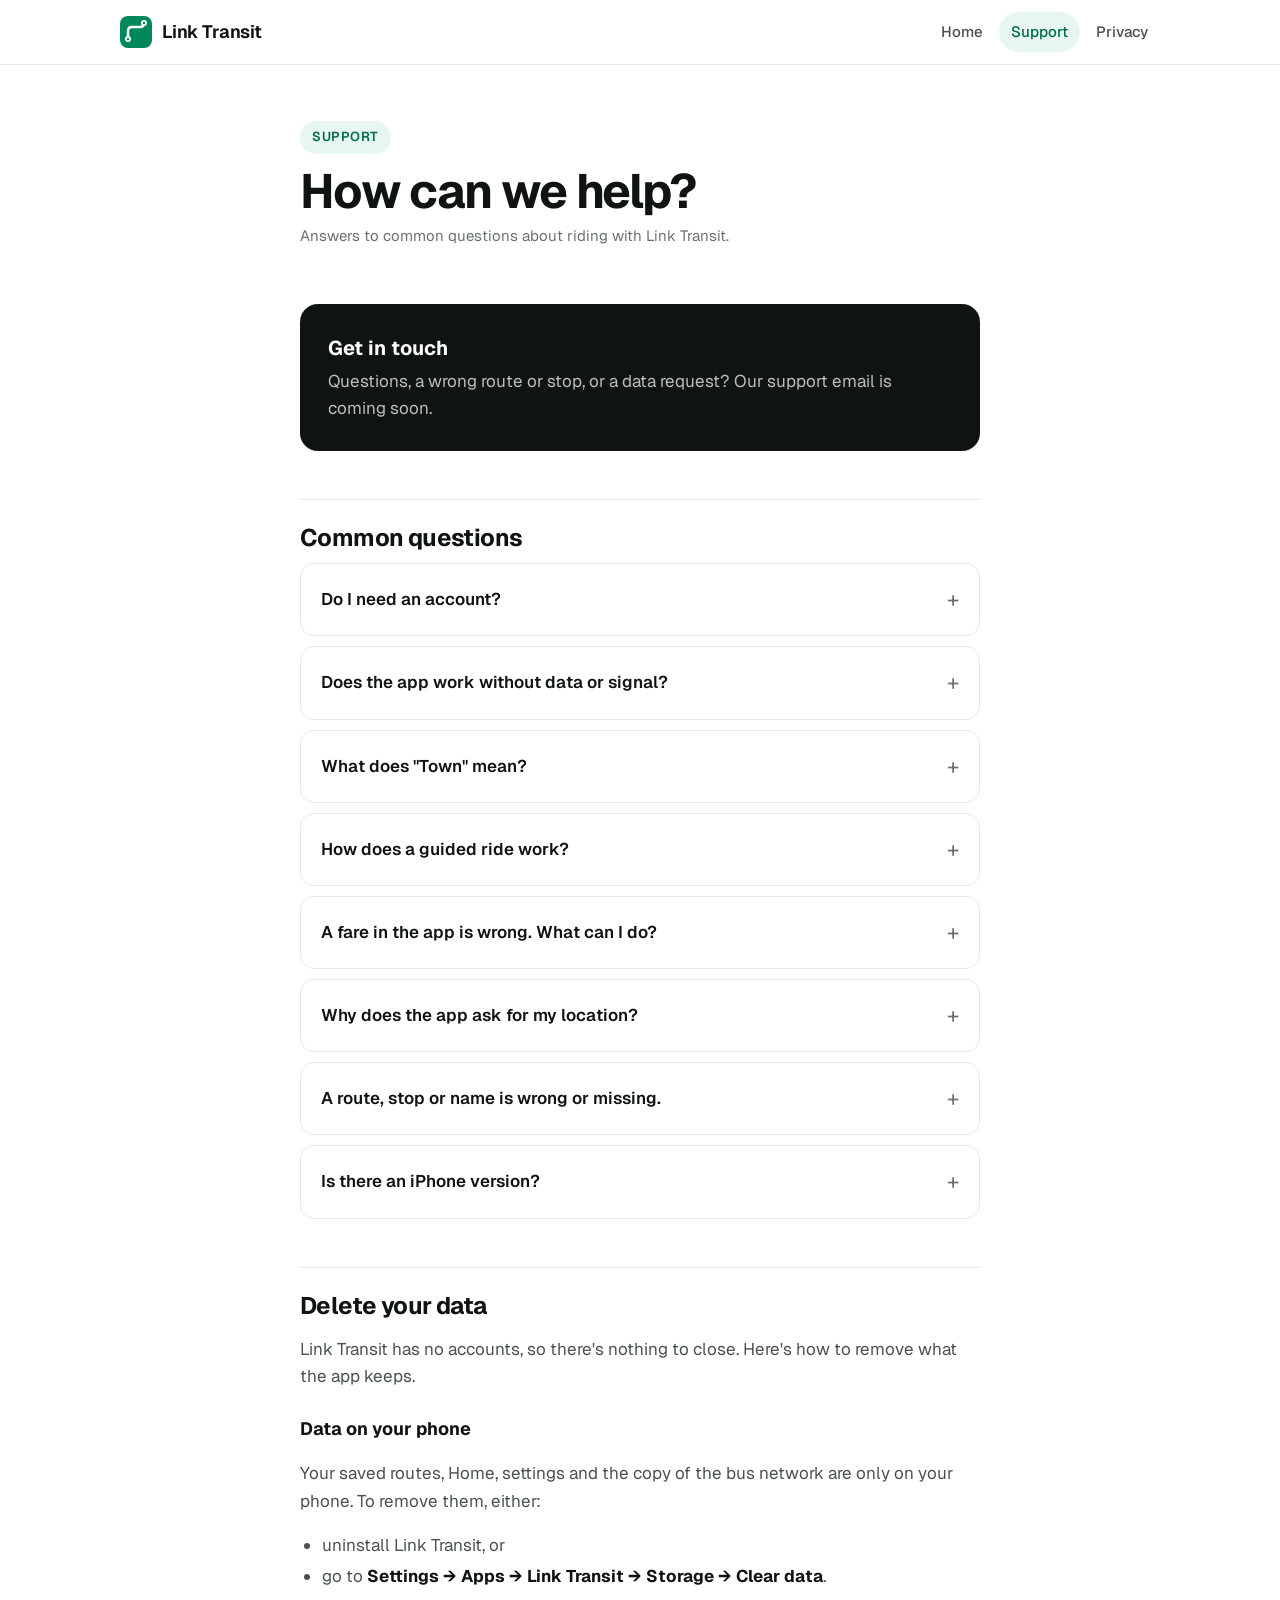
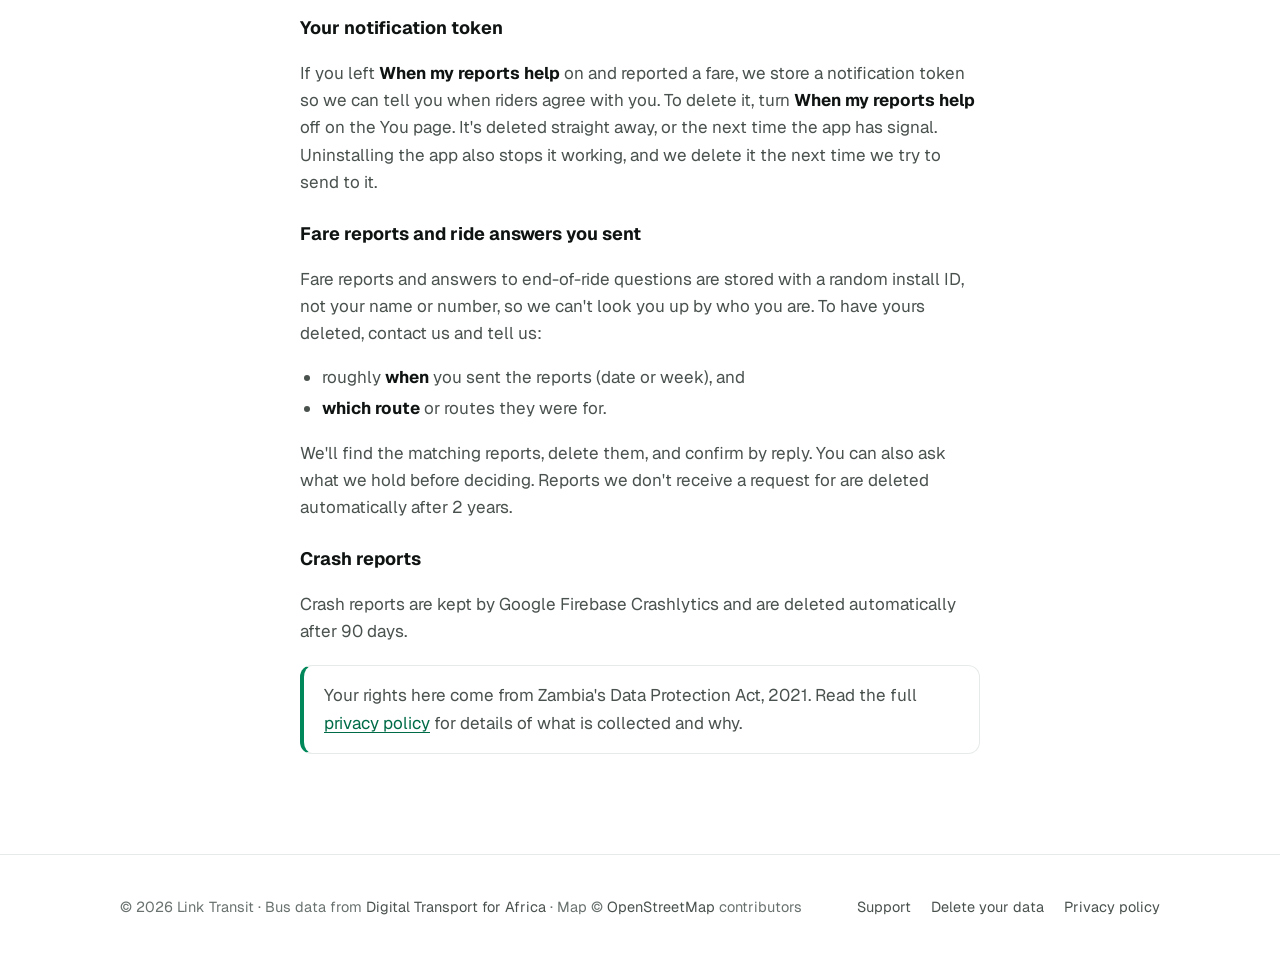
<file: support.html>
<!doctype html>
<html lang="en">
<head>
<meta charset="utf-8">
<meta name="viewport" content="width=device-width, initial-scale=1">
<title>Support · Link Transit</title>
<meta name="description" content="Help with the Link Transit app: common questions, wrong fares, and how to delete your data.">
<meta name="theme-color" content="#00875A">
<link rel="icon" href="favicon.svg" type="image/svg+xml">
<link rel="preconnect" href="https://fonts.googleapis.com">
<link rel="preconnect" href="https://fonts.gstatic.com" crossorigin>
<link href="https://fonts.googleapis.com/css2?family=Geist:wght@400;500;600;700&display=swap" rel="stylesheet">
<link rel="stylesheet" href="style.css">
</head>
<body>

<header class="site-header">
  <div class="wrap">
    <a class="brand" href="./" aria-label="Link Transit home">
      <svg viewBox="0 0 64 64" aria-hidden="true"><rect width="64" height="64" rx="16" fill="#00875A"/><path d="M16 46 L16 30 Q16 22 24 22 L40 22 Q48 22 48 14" fill="none" stroke="#fff" stroke-width="5" stroke-linecap="round" stroke-linejoin="round"/><circle cx="16" cy="46" r="6" fill="#fff"/><circle cx="16" cy="46" r="2.5" fill="#00875A"/><circle cx="48" cy="14" r="6" fill="#fff"/><circle cx="48" cy="14" r="2.5" fill="#00875A"/></svg>
      <span>Link Transit</span>
    </a>
    <nav class="nav" aria-label="Main">
      <a href="./">Home</a>
      <a href="support.html" aria-current="page">Support</a>
      <a href="privacy.html">Privacy</a>
    </nav>
  </div>
</header>

<main class="wrap narrow">
  <div class="doc-hero">
    <span class="eyebrow">Support</span>
    <h1>How can we help?</h1>
    <p class="meta">Answers to common questions about riding with Link Transit.</p>
  </div>

  <article class="doc">
    <div class="contact-card">
      <div class="grow">
        <h3>Get in touch</h3>
        <!-- CONTACT-EMAIL: replace this text with the support email address -->
        <p>Questions, a wrong route or stop, or a data request? Our support email is coming soon.</p>
      </div>
    </div>

    <h2 id="faq">Common questions</h2>
    <div class="faq">
      <details>
        <summary>Do I need an account?</summary>
        <p>No. There's no sign-up and the app never asks for your name, phone number or email. Open it and start planning.</p>
      </details>
      <details>
        <summary>Does the app work without data or signal?</summary>
        <p>Yes. The app saves a copy of the bus network on your phone, so you can find routes, plan trips and follow a guided ride without signal. The map background needs a connection to load, and fares refresh the next time you're online.</p>
      </details>
      <details>
        <summary>What does "Town" mean?</summary>
        <p>"Town" is the central bus ranks in the CBD: Kulima Tower, Millennium, Lumumba and City Market. When you plan a trip to Town, the app treats these as one place and picks the rank that fits your route best.</p>
      </details>
      <details>
        <summary>How does a guided ride work?</summary>
        <p>Pick a trip and tap to start. The app shows the stop to board at and the bus to look for, then counts down the stops as you ride and tells you when yours is next. If location is off, you can tap through the stops yourself.</p>
      </details>
      <details>
        <summary>A fare in the app is wrong. What can I do?</summary>
        <p>Report what you paid. After a guided ride the app asks "Did you pay…?", or you can report a fare from the route's page. When several riders report the same fare, it replaces the old one for everyone.</p>
      </details>
      <details>
        <summary>Why does the app ask for my location?</summary>
        <p>To show stops near you, plan from where you are, and count down your stops during a ride. Your location stays on your phone and is never sent to us. You can say no and use your saved Home or Town as a starting point instead. <a href="privacy.html#location">More on location</a>.</p>
      </details>
      <details>
        <summary>A route, stop or name is wrong or missing.</summary>
        <p>The network comes from the Digital Transport for Africa (DT4A) survey of Lusaka, and some things change after a survey. Let us know the route, the stop and what's different, and we'll fix it in the next data update.</p>
      </details>
      <details>
        <summary>Is there an iPhone version?</summary>
        <p>Not yet. Link Transit is coming to Android first, on Google Play.</p>
      </details>
    </div>

    <h2 id="delete">Delete your data</h2>
    <p>Link Transit has no accounts, so there's nothing to close. Here's how to remove what the app keeps.</p>

    <h3>Data on your phone</h3>
    <p>Your saved routes, Home, settings and the copy of the bus network are only on your phone. To remove them, either:</p>
    <ul>
      <li>uninstall Link Transit, or</li>
      <li>go to <strong>Settings → Apps → Link Transit → Storage → Clear data</strong>.</li>
    </ul>

    <h3>Your notification token</h3>
    <p>If you left <strong>When my reports help</strong> on and reported a fare, we store a notification token so we can tell you when riders agree with you. To delete it, turn <strong>When my reports help</strong> off on the You page. It's deleted straight away, or the next time the app has signal. Uninstalling the app also stops it working, and we delete it the next time we try to send to it.</p>

    <h3>Fare reports and ride answers you sent</h3>
    <p>Fare reports and answers to end-of-ride questions are stored with a random install ID, not your name or number, so we can't look you up by who you are. To have yours deleted, contact us and tell us:</p>
    <ul>
      <li>roughly <strong>when</strong> you sent the reports (date or week), and</li>
      <li><strong>which route</strong> or routes they were for.</li>
    </ul>
    <p>We'll find the matching reports, delete them, and confirm by reply. You can also ask what we hold before deciding. Reports we don't receive a request for are deleted automatically after 2 years.</p>

    <h3>Crash reports</h3>
    <p>Crash reports are kept by Google Firebase Crashlytics and are deleted automatically after 90 days.</p>

    <div class="callout">
      <p>Your rights here come from Zambia's Data Protection Act, 2021. Read the full <a href="privacy.html">privacy policy</a> for details of what is collected and why.</p>
    </div>
  </article>
</main>

<footer class="site-footer">
  <div class="wrap">
    <p>© 2026 Link Transit · Bus data from <a href="https://www.digitaltransport4africa.org/" rel="noopener">Digital Transport for Africa</a> · Map © <a href="https://www.openstreetmap.org/copyright" rel="noopener">OpenStreetMap</a> contributors</p>
    <nav aria-label="Footer">
      <a href="support.html">Support</a>
      <a href="support.html#delete">Delete your data</a>
      <a href="privacy.html">Privacy policy</a>
    </nav>
  </div>
</footer>

</body>
</html>
</file>
<file: style.css>
:root {
  --bg: #FFFFFF;
  --bg2: #F4F6F5;
  --card: #FFFFFF;
  --ink: #0F1412;
  --ink2: #4A524E;
  --ink3: #69726E;
  --line: #E6EAE8;
  --accent: #00875A;
  --accent-ink: #006B47;
  --accent-soft: #E7F6EF;
  --on-accent: #FFFFFF;
  --you: #2F7BF6;
  --shadow: 0 1px 2px rgba(15, 20, 18, .04), 0 8px 24px rgba(15, 20, 18, .06);
  --radius: 18px;
  color-scheme: light;
}
@media (prefers-color-scheme: dark) {
  :root:not([data-theme="light"]) {
    --bg: #0D0F0E;
    --bg2: #161918;
    --card: #141716;
    --ink: #F1F4F2;
    --ink2: #A9B2AE;
    --ink3: #8A938F;
    --line: #262B29;
    --accent: #2BC48A;
    --accent-ink: #2BC48A;
    --accent-soft: #10291F;
    --on-accent: #04130C;
    --you: #5B9BFF;
    --shadow: 0 1px 2px rgba(0, 0, 0, .3), 0 8px 24px rgba(0, 0, 0, .35);
    color-scheme: dark;
  }
}

* { box-sizing: border-box; }
html { -webkit-text-size-adjust: 100%; scroll-behavior: smooth; }
body {
  margin: 0;
  background: var(--bg);
  color: var(--ink);
  font: 17px/1.6 "Geist", system-ui, -apple-system, "Segoe UI", Roboto, sans-serif;
  -webkit-font-smoothing: antialiased;
}
a { color: var(--accent-ink); text-underline-offset: 3px; }
a:hover { text-decoration-thickness: 2px; }
img, svg { display: block; max-width: 100%; }
:focus-visible { outline: 3px solid var(--you); outline-offset: 3px; border-radius: 6px; }

.wrap { max-width: 1080px; margin: 0 auto; padding: 0 20px; }
.narrow { max-width: 720px; }

/* Header */
.site-header {
  position: sticky; top: 0; z-index: 10;
  background: color-mix(in srgb, var(--bg) 85%, transparent);
  backdrop-filter: saturate(1.4) blur(12px);
  -webkit-backdrop-filter: saturate(1.4) blur(12px);
  border-bottom: 1px solid var(--line);
}
.site-header .wrap { display: flex; align-items: center; justify-content: space-between; height: 64px; gap: 16px; }
.brand { display: flex; align-items: center; gap: 10px; color: var(--ink); text-decoration: none; font-weight: 650; font-size: 18px; letter-spacing: -.01em; }
.brand svg { width: 32px; height: 32px; flex: none; }
.nav { display: flex; gap: 4px; }
.nav a { color: var(--ink2); text-decoration: none; font-size: 15px; font-weight: 500; padding: 8px 12px; border-radius: 999px; }
.nav a:hover { color: var(--ink); background: var(--bg2); }
.nav a[aria-current="page"] { color: var(--accent-ink); background: var(--accent-soft); }

/* Hero */
.hero { padding: 72px 0 56px; overflow: hidden; }
.hero .wrap { display: grid; grid-template-columns: 1.1fr .9fr; gap: 48px; align-items: center; }
.eyebrow {
  display: inline-flex; align-items: center; gap: 8px;
  font-size: 13px; font-weight: 600; letter-spacing: .04em; text-transform: uppercase;
  color: var(--accent-ink); background: var(--accent-soft);
  padding: 6px 12px; border-radius: 999px;
}
.pulse { width: 8px; height: 8px; border-radius: 50%; background: var(--accent); box-shadow: 0 0 0 0 var(--accent); animation: pulse 2s infinite; }
@keyframes pulse {
  0% { box-shadow: 0 0 0 0 color-mix(in srgb, var(--accent) 60%, transparent); }
  70% { box-shadow: 0 0 0 10px transparent; }
  100% { box-shadow: 0 0 0 0 transparent; }
}
h1 { font-size: clamp(38px, 6vw, 60px); line-height: 1.05; letter-spacing: -.035em; margin: 20px 0 16px; font-weight: 700; }
h1 em { font-style: normal; color: var(--accent); }
.lede { font-size: 20px; color: var(--ink2); max-width: 34ch; margin: 0 0 28px; }
.cta-row { display: flex; flex-wrap: wrap; gap: 12px; align-items: center; }
.btn {
  display: inline-flex; align-items: center; gap: 10px;
  padding: 14px 22px; border-radius: 14px; font-weight: 600; font-size: 16px; text-decoration: none;
  border: 1px solid transparent;
}
.btn-primary { background: var(--ink); color: var(--bg); }
.btn-primary[aria-disabled="true"] { cursor: default; }
.btn-ghost { color: var(--ink); border-color: var(--line); }
.btn-ghost:hover { background: var(--bg2); }
.btn small { display: block; font-size: 11px; font-weight: 500; opacity: .7; line-height: 1.1; text-transform: uppercase; letter-spacing: .05em; }
.btn span { line-height: 1.15; }

/* Phone mockup */
.phone {
  width: 300px; max-width: 100%; margin: 0 auto;
  aspect-ratio: 9 / 18.5;
  border-radius: 44px; padding: 10px;
  background: var(--ink);
  box-shadow: 0 30px 60px -20px rgba(0, 0, 0, .35), 0 0 0 1px var(--line);
  position: relative;
}
.screen { height: 100%; border-radius: 34px; overflow: hidden; background: var(--bg); position: relative; display: flex; flex-direction: column; }
.screen-map { flex: 1; position: relative; background: var(--bg2); }
.screen-map svg { position: absolute; inset: 0; width: 100%; height: 100%; }
.sheet {
  background: var(--card); border-top: 1px solid var(--line);
  border-radius: 22px 22px 0 0; margin-top: -22px; position: relative;
  padding: 10px 18px 20px;
  box-shadow: 0 -8px 24px rgba(0, 0, 0, .08);
}
.grab { width: 36px; height: 4px; border-radius: 4px; background: var(--line); margin: 0 auto 12px; }
.sheet .k { font-size: 11px; font-weight: 600; text-transform: uppercase; letter-spacing: .06em; color: var(--ink3); }
.sheet .big { font-size: 26px; font-weight: 700; letter-spacing: -.02em; margin: 2px 0 10px; }
.sheet .big b { color: var(--accent); }
.stops { display: flex; gap: 6px; margin-bottom: 14px; }
.stops i { flex: 1; height: 6px; border-radius: 6px; background: var(--accent); }
.stops i.todo { background: var(--line); }
.chip-row { display: flex; gap: 8px; align-items: center; font-size: 13px; color: var(--ink2); }
.route-badge { font-weight: 700; font-size: 12px; background: var(--accent); color: var(--on-accent); padding: 3px 8px; border-radius: 6px; }

/* Sections */
section { padding: 72px 0; }
.alt { background: var(--bg2); border-top: 1px solid var(--line); border-bottom: 1px solid var(--line); }
h2 { font-size: clamp(28px, 4vw, 38px); letter-spacing: -.025em; line-height: 1.15; margin: 0 0 12px; }
.section-lede { color: var(--ink2); font-size: 18px; max-width: 56ch; margin: 0 0 40px; }

.features { display: grid; grid-template-columns: repeat(3, 1fr); gap: 16px; }
.feature {
  background: var(--card); border: 1px solid var(--line); border-radius: var(--radius);
  padding: 24px; box-shadow: var(--shadow);
}
.icon {
  width: 44px; height: 44px; border-radius: 12px; display: grid; place-items: center;
  background: var(--accent-soft); color: var(--accent-ink); margin-bottom: 16px;
}
.icon svg { width: 22px; height: 22px; }
.feature h3 { margin: 0 0 6px; font-size: 18px; letter-spacing: -.01em; }
.feature p { margin: 0; color: var(--ink2); font-size: 15.5px; }

.steps { display: grid; grid-template-columns: repeat(3, 1fr); gap: 0; counter-reset: step; position: relative; }
.step { position: relative; padding: 0 24px 0 0; }
.step::before {
  counter-increment: step; content: counter(step);
  display: grid; place-items: center; width: 40px; height: 40px; border-radius: 50%;
  background: var(--accent); color: var(--on-accent); font-weight: 700; margin-bottom: 16px;
  position: relative; z-index: 1; box-shadow: 0 0 0 6px var(--bg2);
}
.step::after {
  content: ""; position: absolute; top: 19px; left: 40px; right: 0; height: 3px;
  background: repeating-linear-gradient(90deg, var(--accent) 0 10px, transparent 10px 18px);
  opacity: .5;
}
.step:last-child::after { display: none; }
.step h3 { margin: 0 0 6px; font-size: 18px; }
.step p { margin: 0; color: var(--ink2); font-size: 15.5px; }

.promise { display: grid; grid-template-columns: repeat(3, 1fr); gap: 24px; }
.promise div { border-top: 3px solid var(--accent); padding-top: 16px; }
.promise h3 { margin: 0 0 6px; font-size: 18px; }
.promise p { margin: 0; color: var(--ink2); font-size: 15.5px; }

/* Document pages */
.doc-hero { padding: 56px 0 8px; }
.doc-hero h1 { font-size: clamp(34px, 5vw, 48px); margin: 12px 0 8px; }
.meta { color: var(--ink3); font-size: 15px; margin: 0; }
.doc { padding: 24px 0 80px; }
.doc h2 { font-size: 24px; margin: 48px 0 12px; padding-top: 24px; border-top: 1px solid var(--line); scroll-margin-top: 88px; }
.doc h3 { font-size: 18px; margin: 24px 0 8px; }
.doc p, .doc li { color: var(--ink2); }
.doc strong { color: var(--ink); }
.doc ul { padding-left: 22px; }
.doc li { margin: 4px 0; }

.summary {
  display: grid; grid-template-columns: repeat(2, 1fr); gap: 12px; margin: 32px 0 8px;
}
.summary div {
  background: var(--accent-soft); border-radius: 14px; padding: 16px 18px;
  font-size: 15.5px; color: var(--ink); display: flex; gap: 12px; align-items: flex-start;
}
.summary svg { width: 20px; height: 20px; flex: none; color: var(--accent-ink); margin-top: 3px; }

.toc { background: var(--bg2); border: 1px solid var(--line); border-radius: 14px; padding: 16px 20px; margin: 24px 0; }
.toc p { margin: 0 0 6px; font-weight: 600; color: var(--ink); font-size: 14px; text-transform: uppercase; letter-spacing: .05em; }
.toc ol { margin: 0; padding-left: 20px; columns: 2; column-gap: 32px; }
.toc a { color: var(--ink2); text-decoration: none; }
.toc a:hover { color: var(--accent-ink); text-decoration: underline; }

.table-wrap { overflow-x: auto; border: 1px solid var(--line); border-radius: 14px; margin: 16px 0; }
table { width: 100%; border-collapse: collapse; font-size: 15px; min-width: 560px; }
th, td { text-align: left; vertical-align: top; padding: 14px 16px; border-bottom: 1px solid var(--line); }
tr:last-child td { border-bottom: 0; }
th { color: var(--ink); background: var(--bg2); font-size: 13px; text-transform: uppercase; letter-spacing: .05em; }
td { color: var(--ink2); }
td:first-child { color: var(--ink); }

.callout {
  border: 1px solid var(--line); border-left: 4px solid var(--accent);
  border-radius: 12px; padding: 16px 20px; background: var(--card); margin: 20px 0;
}
.callout p { margin: 0; }

.faq details {
  border: 1px solid var(--line); border-radius: 14px; background: var(--card);
  margin: 10px 0; padding: 0 20px;
}
.faq summary {
  cursor: pointer; list-style: none; padding: 18px 0; font-weight: 600; color: var(--ink);
  display: flex; justify-content: space-between; gap: 16px; align-items: center;
}
.faq summary::-webkit-details-marker { display: none; }
.faq summary::after { content: "+"; font-size: 22px; font-weight: 400; color: var(--ink3); transition: transform .2s; }
.faq details[open] summary::after { transform: rotate(45deg); }
.faq details > *:not(summary) { margin-top: 0; }
.faq details p:last-child, .faq details ol:last-child { padding-bottom: 6px; }

.contact-card {
  display: flex; gap: 20px; align-items: center; flex-wrap: wrap;
  background: var(--ink); color: var(--bg); border-radius: var(--radius); padding: 28px; margin: 24px 0;
}
.contact-card h3 { margin: 0 0 4px; color: var(--bg); font-size: 20px; }
.contact-card p { margin: 0; color: color-mix(in srgb, var(--bg) 72%, transparent); }
.contact-card .grow { flex: 1; min-width: 220px; }
.contact-card a.btn { background: var(--accent); color: var(--on-accent); }
.email-pending { font-weight: 600; color: var(--ink); background: var(--bg2); padding: 2px 8px; border-radius: 6px; }

/* Footer */
.site-footer { border-top: 1px solid var(--line); padding: 40px 0 48px; color: var(--ink3); font-size: 14.5px; }
.site-footer .wrap { display: flex; flex-wrap: wrap; justify-content: space-between; gap: 20px; }
.site-footer nav { display: flex; gap: 20px; flex-wrap: wrap; }
.site-footer a { color: var(--ink2); text-decoration: none; }
.site-footer a:hover { color: var(--ink); text-decoration: underline; }
.site-footer p { margin: 0; }

@media (max-width: 860px) {
  .hero { padding: 40px 0 32px; }
  .hero .wrap { grid-template-columns: 1fr; gap: 40px; }
  .features, .promise { grid-template-columns: 1fr; }
  .steps { grid-template-columns: 1fr; gap: 28px; }
  .step { padding: 0 0 0 60px; }
  .step::before { position: absolute; left: 0; top: 0; }
  .step::after { top: 40px; left: 19px; right: auto; bottom: -28px; width: 3px; height: auto;
    background: repeating-linear-gradient(180deg, var(--accent) 0 10px, transparent 10px 18px); }
  .summary { grid-template-columns: 1fr; }
  .toc ol { columns: 1; }
  section { padding: 56px 0; }
}
@media (max-width: 480px) {
  .wrap { padding: 0 16px; }
  .nav a { padding: 8px 8px; font-size: 14px; }
  .brand span { display: none; }
  .lede { font-size: 18px; }
}
@media (prefers-reduced-motion: reduce) {
  * { animation: none !important; transition: none !important; scroll-behavior: auto !important; }
}

/* fixes */
.phone { background: #1A1D1C; box-shadow: 0 30px 60px -20px rgba(0, 0, 0, .35), 0 0 0 1px #2A2F2D; }
.toc li { margin: 0; padding: 3px 0; break-inside: avoid; }
@media (max-width: 640px) {
  .table-wrap { border: 0; overflow: visible; }
  table, tbody, tr, td { display: block; min-width: 0; width: auto; }
  thead { display: none; }
  tr { border: 1px solid var(--line); border-radius: 14px; margin: 0 0 12px; padding: 4px 16px; background: var(--card); }
  td { padding: 10px 0; border-bottom: 1px solid var(--line); }
  td:last-child { border-bottom: 0; }
  td:nth-child(2)::before, td:nth-child(3)::before {
    display: block; font-size: 12px; font-weight: 600; text-transform: uppercase; letter-spacing: .05em; color: var(--ink3); margin-bottom: 2px;
  }
  td:nth-child(2)::before { content: "When"; }
  td:nth-child(3)::before { content: "Why"; }
}
</file>
